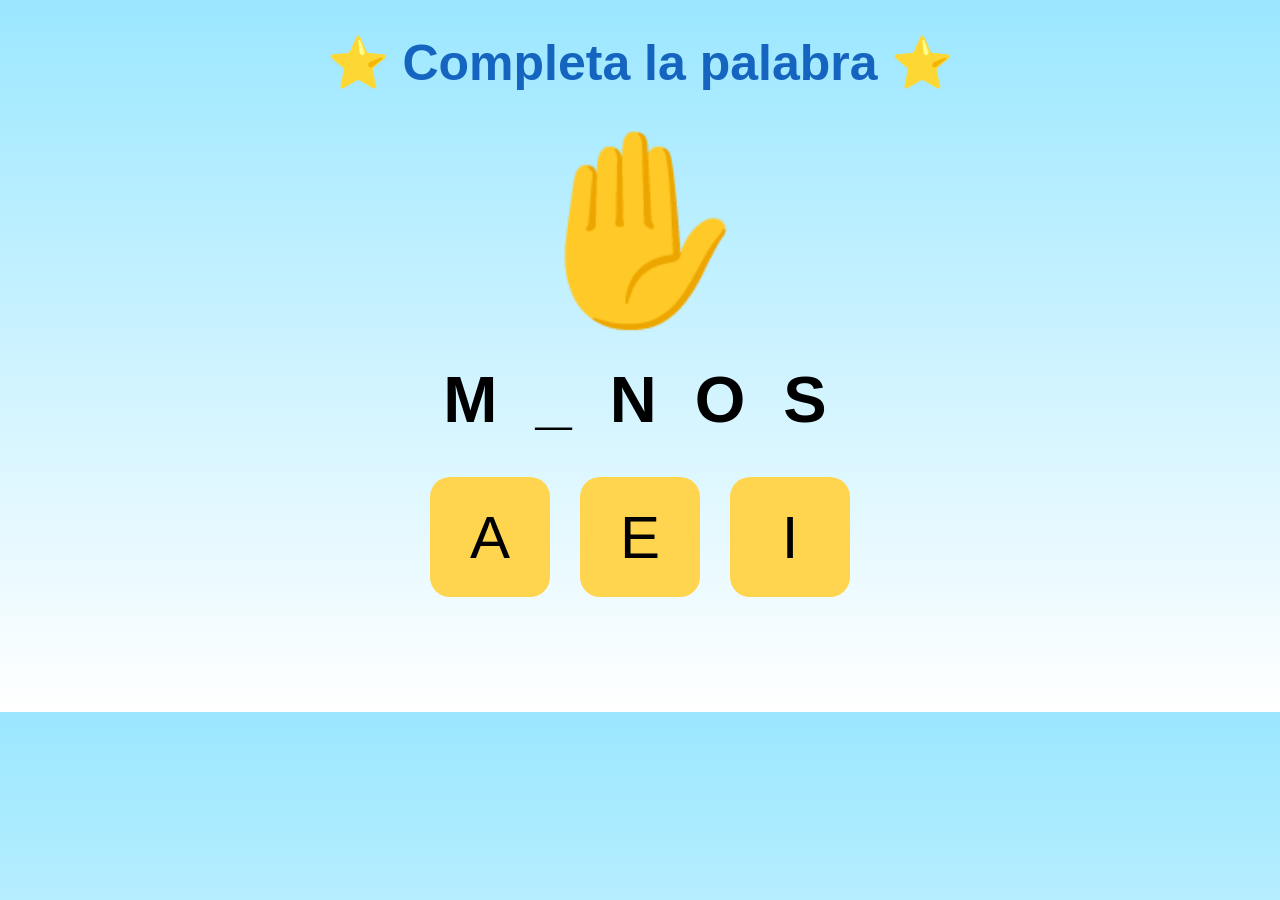
<file: Index.html>
<!DOCTYPE html>
<html lang="es">
<head>
<meta charset="UTF-8">
<meta name="viewport" content="width=device-width, initial-scale=1.0">

<title>Partes del cuerpo</title>

<style>

body{
    margin:0;
    font-family:Arial,Helvetica,sans-serif;
    background:linear-gradient(#9be7ff,#ffffff);
    text-align:center;
}

h1{
    color:#1565C0;
    font-size:50px;
}

#imagen{

    font-size:180px;
    margin-top:15px;

}

#palabra{

    font-size:65px;
    font-weight:bold;
    letter-spacing:10px;
    margin:25px;

}

#opciones button{

    width:120px;
    height:120px;
    margin:15px;
    border:none;
    border-radius:20px;
    font-size:60px;
    cursor:pointer;
    background:#FFD54F;
    transition:.3s;

}

#opciones button:hover{

transform:scale(1.08);

}

#mensaje{

font-size:45px;
margin-top:25px;
height:60px;
font-weight:bold;

}

#estrellas{

font-size:40px;
margin-top:15px;

}

#reiniciar{

display:none;
padding:15px 35px;
font-size:28px;
border:none;
background:#4CAF50;
color:white;
border-radius:15px;
cursor:pointer;
margin-top:20px;

}

</style>

</head>

<body>

<h1>⭐ Completa la palabra ⭐</h1>

<div id="imagen"></div>

<div id="palabra"></div>

<div id="opciones"></div>

<div id="mensaje"></div>

<div id="estrellas"></div>

<button id="reiniciar" onclick="reiniciar()">
Jugar otra vez
</button>

<script>

const juegos=[

{
emoji:"✋",
nombre:"MANOS",
mostrar:"M _ N O S",
correcta:"A",
opciones:["A","E","I"]
},

{
emoji:"💪",
nombre:"BRAZO",
mostrar:"B R A _ O",
correcta:"Z",
opciones:["Z","P","S"]
},

{
emoji:"👀",
nombre:"OJOS",
mostrar:"O J _ S",
correcta:"O",
opciones:["A","O","E"]
},

{
emoji:"👃",
nombre:"NARIZ",
mostrar:"N A _ I Z",
correcta:"R",
opciones:["L","R","T"]
},

{
emoji:"👄",
nombre:"BOCA",
mostrar:"B O _ A",
correcta:"C",
opciones:["G","C","P"]
},

{
emoji:"🦵",
nombre:"PIERNA",
mostrar:"P I E _ N A",
correcta:"R",
opciones:["R","L","M"]
},

{
emoji:"🦶",
nombre:"PIE",
mostrar:"P _ E",
correcta:"I",
opciones:["A","I","O"]
},

{
emoji:"🙂",
nombre:"CABEZA",
mostrar:"C A B E _ A",
correcta:"Z",
opciones:["S","Z","R"]
}

];

let actual=0;
let estrellas=0;

const imagen=document.getElementById("imagen");
const palabra=document.getElementById("palabra");
const opciones=document.getElementById("opciones");
const mensaje=document.getElementById("mensaje");
const txtEstrellas=document.getElementById("estrellas");

function cargar(){

mensaje.innerHTML="";

let juego=juegos[actual];

imagen.innerHTML=juego.emoji;

palabra.innerHTML=juego.mostrar;

opciones.innerHTML="";

juego.opciones.sort(()=>Math.random()-0.5);

juego.opciones.forEach(letra=>{

let b=document.createElement("button");

b.innerHTML=letra;

b.onclick=()=>respuesta(letra);

opciones.appendChild(b);

});

txtEstrellas.innerHTML="⭐ ".repeat(estrellas);

}

function respuesta(letra){

if(letra==juegos[actual].correcta){

mensaje.style.color="green";
mensaje.innerHTML="🎉 ¡Muy bien!";

estrellas++;

setTimeout(()=>{

actual++;

if(actual<juegos.length){

cargar();

}else{

fin();

}

},900);

}else{

mensaje.style.color="red";
mensaje.innerHTML="❌ Intenta otra vez";

}

}

function fin(){

imagen.innerHTML="🏆";

palabra.innerHTML="¡Excelente!";

opciones.innerHTML="";

mensaje.style.color="#1565C0";
mensaje.innerHTML="Aprendiste las partes del cuerpo.";

txtEstrellas.innerHTML="⭐".repeat(estrellas);

document.getElementById("reiniciar").style.display="inline-block";

}

function reiniciar(){

actual=0;

estrellas=0;

document.getElementById("reiniciar").style.display="none";

cargar();

}

cargar();

</script>

</body>
</html>
</file>
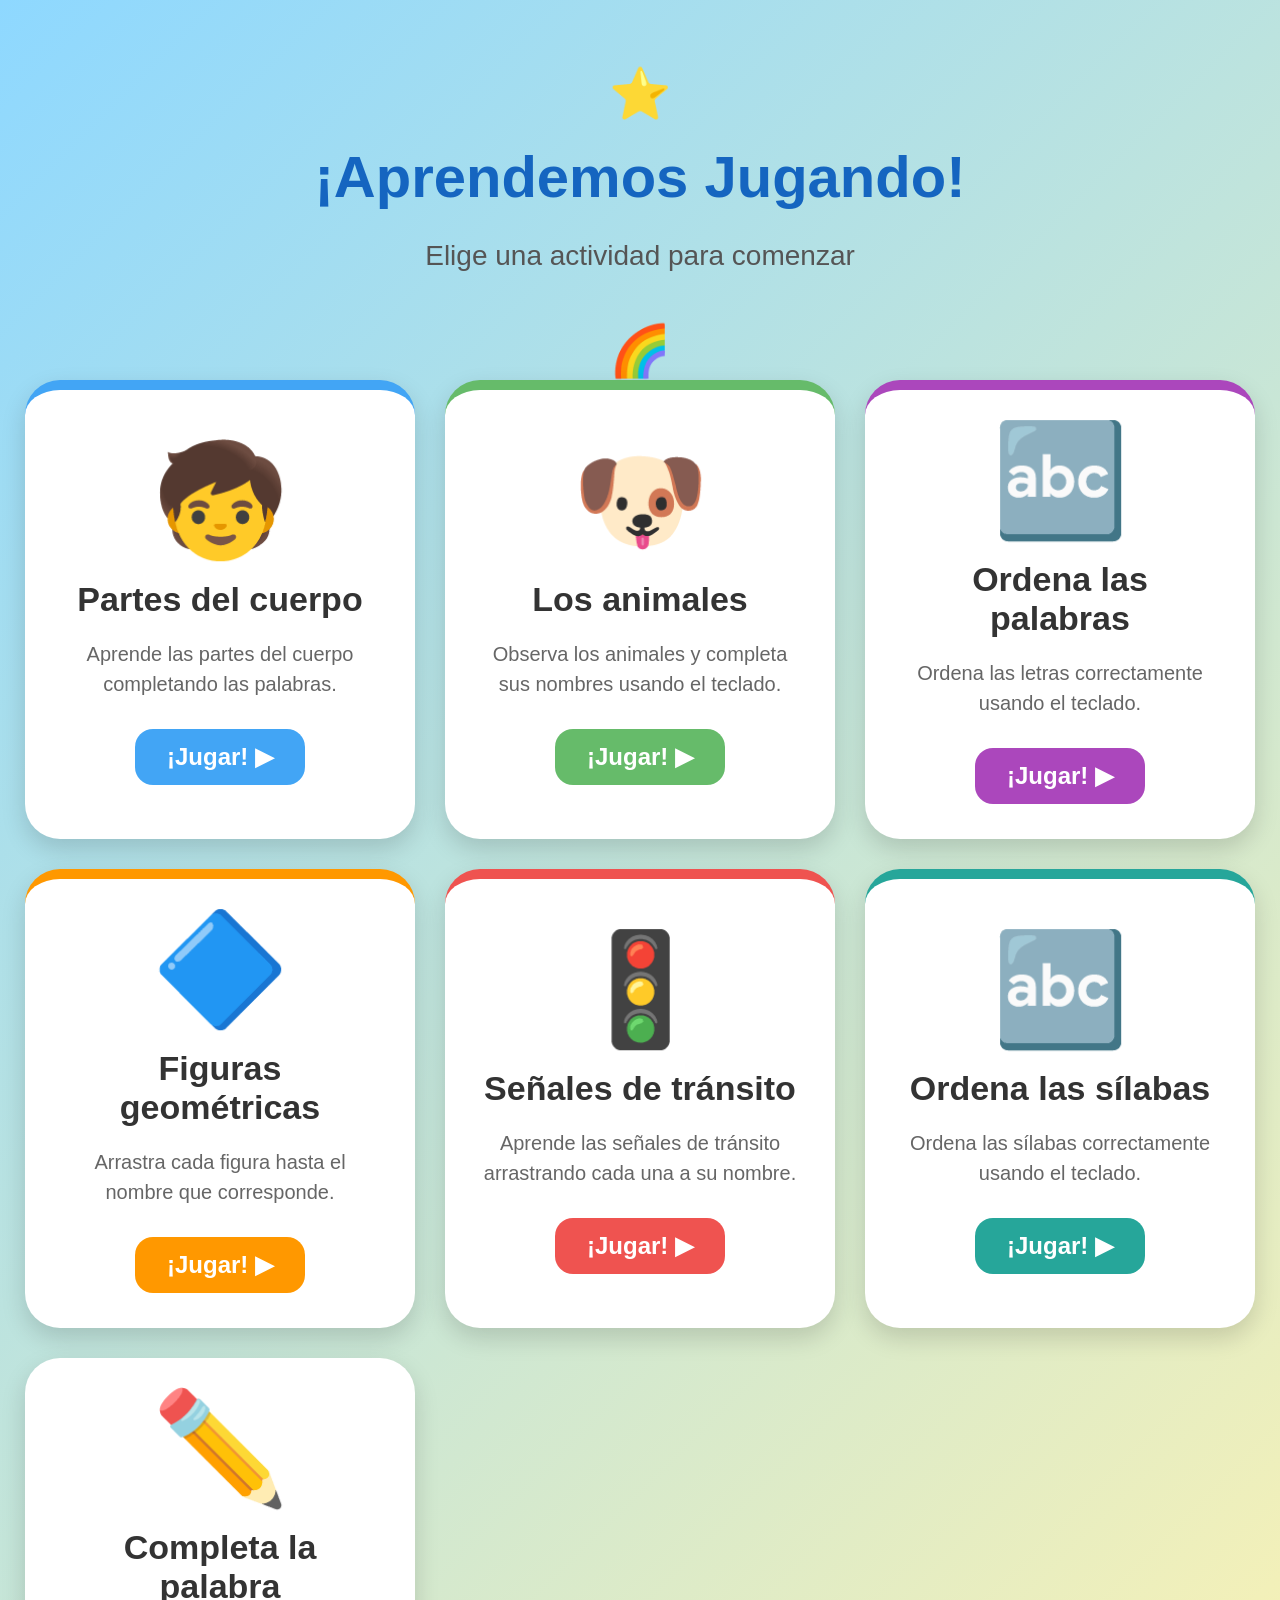
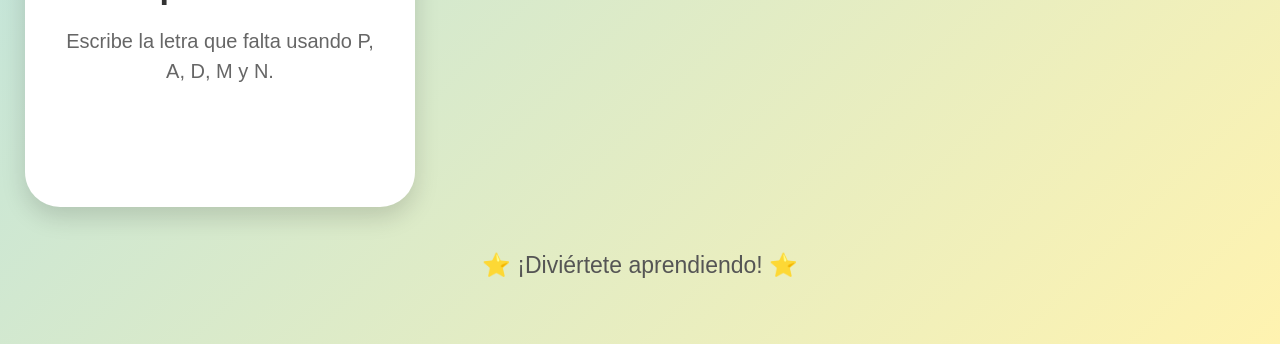
<file: index.html>
<!DOCTYPE html>
<html lang="es">

<head>

    <meta charset="UTF-8">

    <meta
        name="viewport"
        content="width=device-width, initial-scale=1.0"
    >

    <title>Aprendemos Jugando</title>

    <link
        rel="stylesheet"
        href="style.css"
    >

</head>


<body>


    <main class="menu">


        <!-- =====================================
             ENCABEZADO
             ===================================== -->

        <header class="encabezado">


            <div class="decoracion">
                ⭐
            </div>


            <h1>
                ¡Aprendemos Jugando!
            </h1>


            <p>
                Elige una actividad para comenzar
            </p>


            <div class="decoracion">
                🌈
            </div>


        </header>


        <!-- =====================================
             ACTIVIDADES
             ===================================== -->

        <section class="juegos">


            <!-- =====================================
                 PARTES DEL CUERPO
                 ===================================== -->

            <a
                href="juegos/cuerpo/index.html"
                class="juego juego-cuerpo"
            >

                <div class="juego-icono">
                    🧒
                </div>


                <h2>
                    Partes del cuerpo
                </h2>


                <p>
                    Aprende las partes del cuerpo
                    completando las palabras.
                </p>


                <span class="boton">
                    ¡Jugar! ▶
                </span>

            </a>



            <!-- =====================================
                 ANIMALES
                 ===================================== -->

            <a
                href="juegos/animales/index.html"
                class="juego juego-animales"
            >

                <div class="juego-icono">
                    🐶
                </div>


                <h2>
                    Los animales
                </h2>


                <p>
                    Observa los animales y completa
                    sus nombres usando el teclado.
                </p>


                <span class="boton">
                    ¡Jugar! ▶
                </span>

            </a>



            <!-- =====================================
                 ORDENAR PALABRAS
                 ===================================== -->

            <a
                href="juegos/palabras/index.html"
                class="juego juego-palabras"
            >

                <div class="juego-icono">
                    🔤
                </div>


                <h2>
                    Ordena las palabras
                </h2>


                <p>
                    Ordena las letras correctamente
                    usando el teclado.
                </p>


                <span class="boton">
                    ¡Jugar! ▶
                </span>

            </a>



            <!-- =====================================
                 FIGURAS GEOMÉTRICAS
                 ===================================== -->

            <a
                href="juegos/figuras/index.html"
                class="juego juego-figuras"
            >

                <div class="juego-icono">
                    🔷
                </div>


                <h2>
                    Figuras geométricas
                </h2>


                <p>
                    Arrastra cada figura hasta
                    el nombre que corresponde.
                </p>


                <span class="boton">
                    ¡Jugar! ▶
                </span>

            </a>



            <!-- =====================================
                 SEÑALES DE TRÁNSITO
                 ===================================== -->

            <a
                href="juegos/senales/index.html"
                class="juego juego-senales"
            >

                <div class="juego-icono">
                    🚦
                </div>


                <h2>
                    Señales de tránsito
                </h2>


                <p>
                    Aprende las señales de tránsito
                    arrastrando cada una a su nombre.
                </p>


                <span class="boton">
                    ¡Jugar! ▶
                </span>

            </a>



            <!-- =====================================
                 ORDENAR SÍLABAS
                 ===================================== -->

            <a
                href="juegos/silabas/index.html"
                class="juego juego-silabas"
            >

                <div class="juego-icono">
                    🔤
                </div>


                <h2>
                    Ordena las sílabas
                </h2>


                <p>
                    Ordena las sílabas correctamente
                    usando el teclado.
                </p>


                <span class="boton">
                    ¡Jugar! ▶
                </span>

            </a>



            <!-- =====================================
                 COMPLETA CON P A D M N
                 ===================================== -->

            <a
                href="juegos/letras/index.html"
                class="juego juego-letras"
            >

                <div class="juego-icono">
                    ✏️
                </div>


                <h2>
                    Completa la palabra
                </h2>


                <p>
                    Escribe la letra que falta
                    usando P, A, D, M y N.
                </p>


                <span class="boton">
                    ¡Jugar! ▶
                </span>

            </a>


        </section>


        <!-- =====================================
             PIE DE PÁGINA
             ===================================== -->

        <footer>

            ⭐ ¡Diviértete aprendiendo! ⭐

        </footer>


    </main>


</body>

</html>
</file>
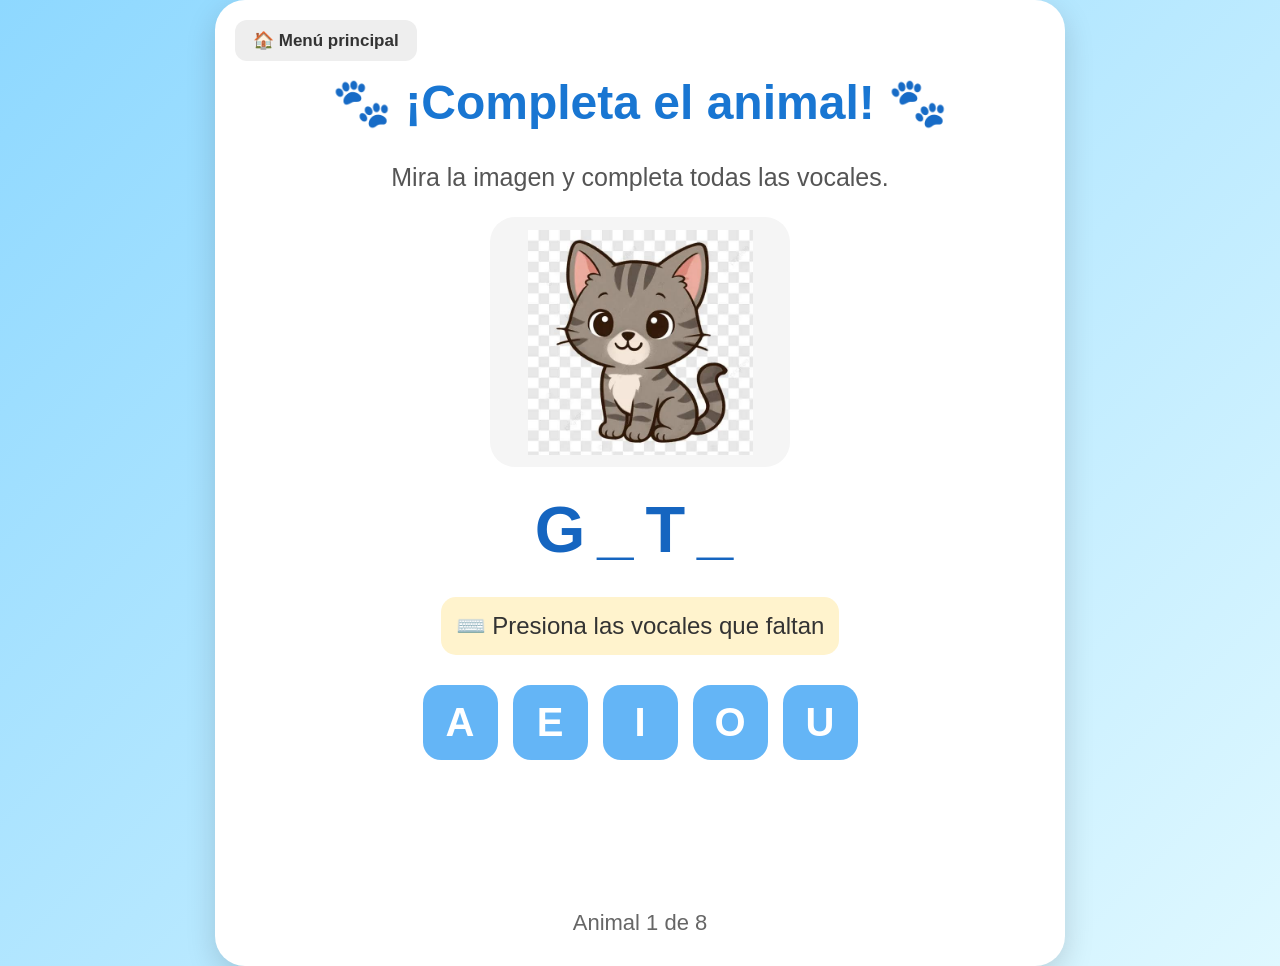
<file: juegos/animales/index.html>
<!DOCTYPE html>
<html lang="es">

<head>
    <meta charset="UTF-8">

    <meta
        name="viewport"
        content="width=device-width, initial-scale=1.0"
    >

    <title>Aprendemos - Animales</title>

    <link rel="stylesheet" href="style.css">
</head>

<body>

    <main class="contenedor">

        <a href="../../index.html" class="volver">
            🏠 Menú principal
        </a>

        <h1>
            🐾 ¡Completa el animal! 🐾
        </h1>

        <p class="instruccion">
            Mira la imagen y completa todas las vocales.
        </p>

        <div class="imagen-container">

            <img
                id="imagenAnimal"
                src=""
                alt="Animal"
            >

        </div>

        <div
            id="palabra"
            class="palabra"
        ></div>

        <div class="ayuda">
            ⌨️ Presiona las vocales que faltan
        </div>

        <div
            id="teclas"
            class="teclas"
        ></div>

        <div
            id="mensaje"
            class="mensaje"
        ></div>

        <div
            id="estrellas"
            class="estrellas"
        ></div>

        <div
            id="progreso"
            class="progreso"
        ></div>

        <button
            id="reiniciar"
            onclick="reiniciarJuego()"
        >
            🔄 Jugar otra vez
        </button>

    </main>

    <script src="script.js"></script>

</body>

</html>
</file>
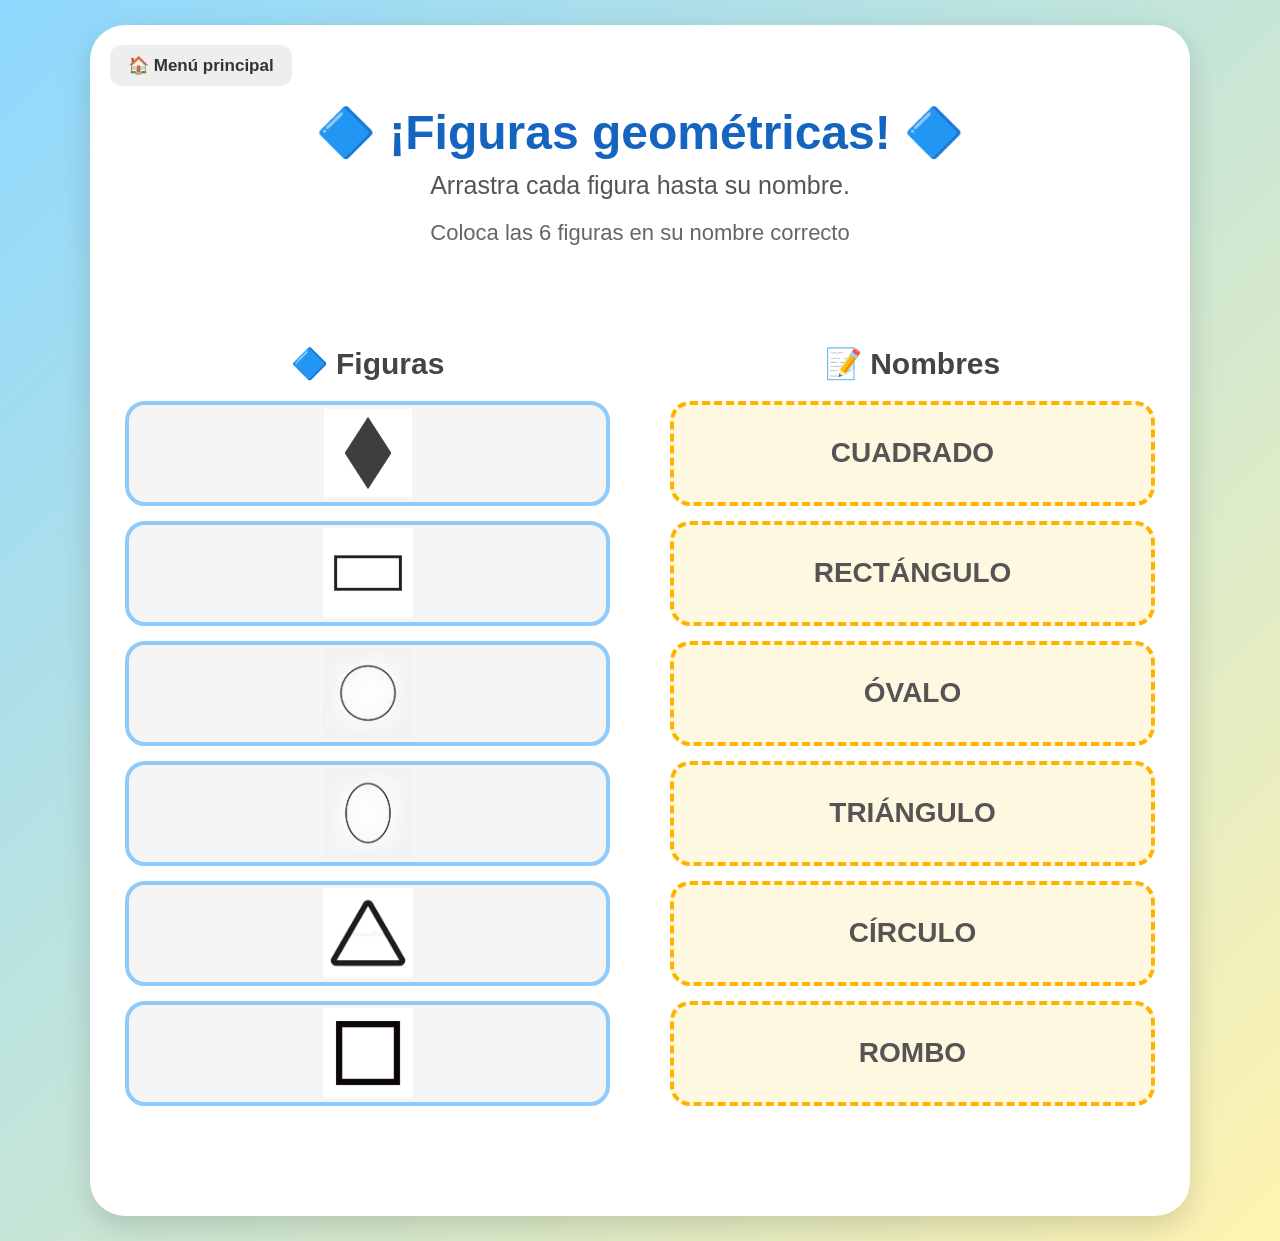
<file: juegos/figuras/index.html>
<!DOCTYPE html>
<html lang="es">

<head>

    <meta charset="UTF-8">

    <meta
        name="viewport"
        content="width=device-width, initial-scale=1.0"
    >

    <title>Figuras geométricas</title>

    <link
        rel="stylesheet"
        href="style.css"
    >

</head>

<body>

    <main class="contenedor">


        <!-- BOTÓN VOLVER -->

        <a
            href="../../index.html"
            class="volver"
        >
            🏠 Menú principal
        </a>


        <!-- ENCABEZADO -->

        <h1>
            🔷 ¡Figuras geométricas! 🔷
        </h1>

        <p class="instruccion">
            Arrastra cada figura hasta su nombre.
        </p>


        <!-- PROGRESO -->

        <div
            id="progreso"
            class="progreso"
        >
            Ronda 1 de 10
        </div>


        <!-- ESTRELLAS -->

        <div
            id="estrellas"
            class="estrellas"
        >
        </div>


        <!-- =================================
             ZONA DEL JUEGO
             ================================= -->

        <div class="zona-juego">


            <!-- FIGURAS -->

            <div class="columna">

                <h2>
                    🔷 Figuras
                </h2>

                <div
                    id="figuras"
                    class="figuras"
                >
                </div>

            </div>


            <!-- NOMBRES -->

            <div class="columna">

                <h2>
                    📝 Nombres
                </h2>

                <div
                    id="nombres"
                    class="nombres"
                >
                </div>

            </div>


        </div>


        <!-- MENSAJE -->

        <div
            id="mensaje"
            class="mensaje"
        >
        </div>


        <!-- =================================
             MENÚ DE RESULTADO
             ================================= -->

        <div
            id="resultado"
            class="resultado"
        >

            <div
                id="resultadoTitulo"
                class="resultado-titulo"
            >
            </div>


            <div
                id="resultadoIntentos"
                class="resultado-intentos"
            >
            </div>


            <button
                id="siguiente"
                class="boton-siguiente"
            >
                Siguiente ➜
            </button>

        </div>


        <!-- REINICIAR -->

        <button
            id="reiniciar"
            class="reiniciar"
        >
            🔄 Jugar otra vez
        </button>


    </main>


    <script src="script.js"></script>

</body>

</html>
</file>
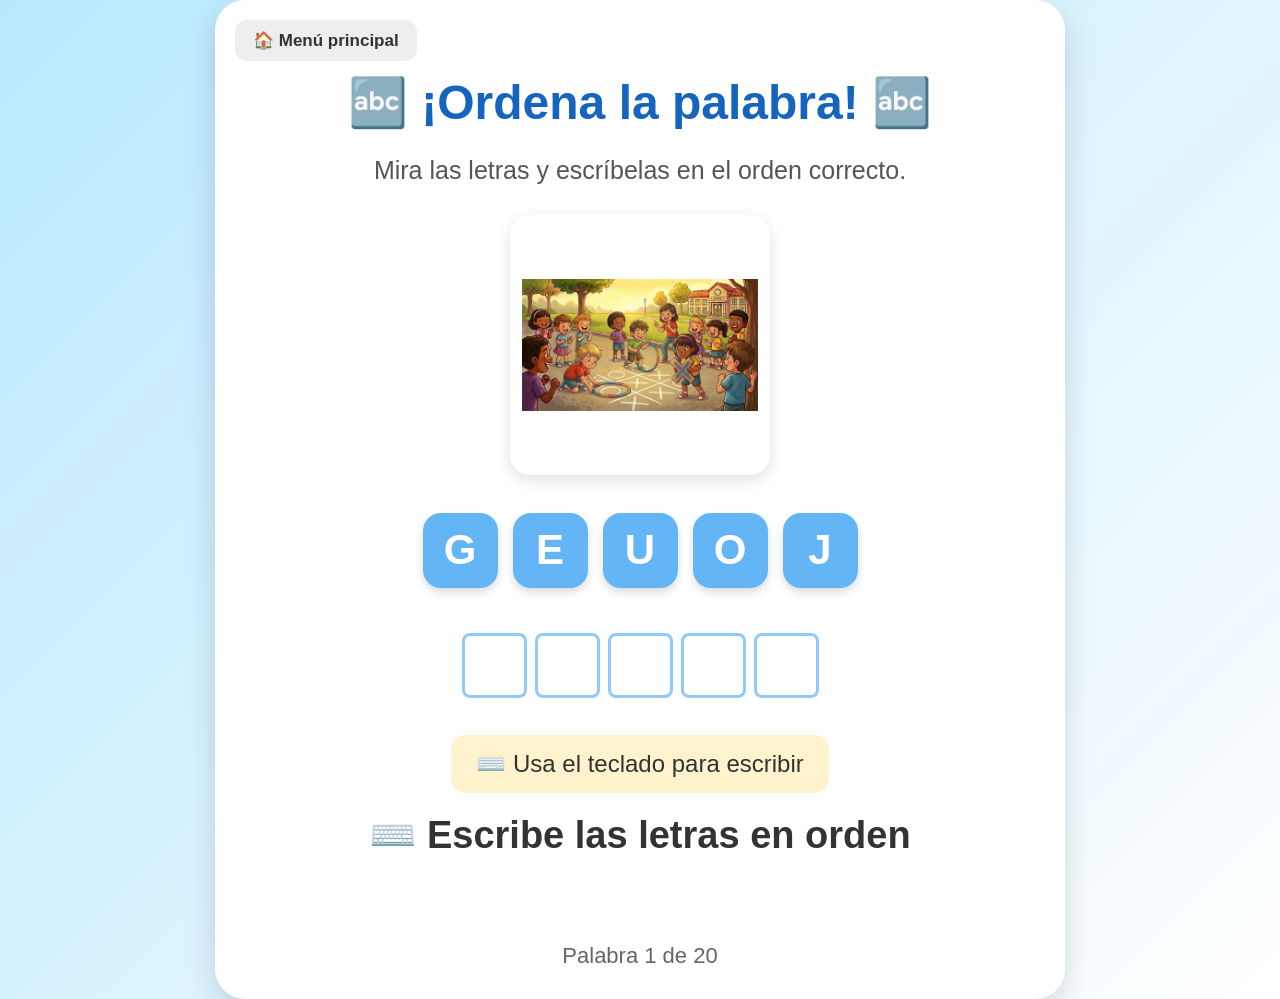
<file: juegos/palabras/index.html>
<!DOCTYPE html>
<html lang="es">

<head>

    <meta charset="UTF-8">

    <meta
        name="viewport"
        content="width=device-width, initial-scale=1.0"
    >

    <title>Ordena la palabra</title>

    <link rel="stylesheet" href="style.css">

</head>

<body>

    <main class="contenedor">

        <a
            href="../../index.html"
            class="volver"
        >
            🏠 Menú principal
        </a>


        <h1>
            🔤 ¡Ordena la palabra! 🔤
        </h1>


        <p class="instruccion">
            Mira las letras y escríbelas
            en el orden correcto.
        </p>


        <!-- ==================================
             IMAGEN DE LA PALABRA
             ================================== -->

        <div
            id="imagenPalabra"
            class="imagen-palabra"
        ></div>


        <!-- ==================================
             LETRAS DESORDENADAS
             ================================== -->

        <div
            id="letrasDesordenadas"
            class="letras-desordenadas"
        ></div>


        <!-- ==================================
             PALABRA / INTENTOS
             ================================== -->

        <div
            id="palabra"
            class="palabra"
        ></div>


        <div class="ayuda">
            ⌨️ Usa el teclado para escribir
        </div>


        <div
            id="mensaje"
            class="mensaje"
        ></div>


        <div
            id="estrellas"
            class="estrellas"
        ></div>


        <div
            id="progreso"
            class="progreso"
        ></div>


        <!-- ==================================
             MENÚ DE RESULTADO
             ================================== -->

        <div
            id="resultado"
            class="resultado"
        >

            <div
                id="resultadoTitulo"
                class="resultado-titulo"
            ></div>


            <div
                id="resultadoPalabra"
                class="resultado-palabra"
            ></div>


            <div
                id="resultadoIntentos"
                class="resultado-intentos"
            ></div>


            <div
                id="checkpoint"
                class="checkpoint"
            ></div>


            <button
                id="siguiente"
                class="boton-siguiente"
                onclick="siguientePalabra()"
            >
                Siguiente ➜
            </button>

        </div>


        <button
            id="reiniciar"
            onclick="reiniciarJuego()"
        >
            🔄 Jugar otra vez
        </button>

    </main>


    <script src="script.js"></script>

</body>

</html>
</file>
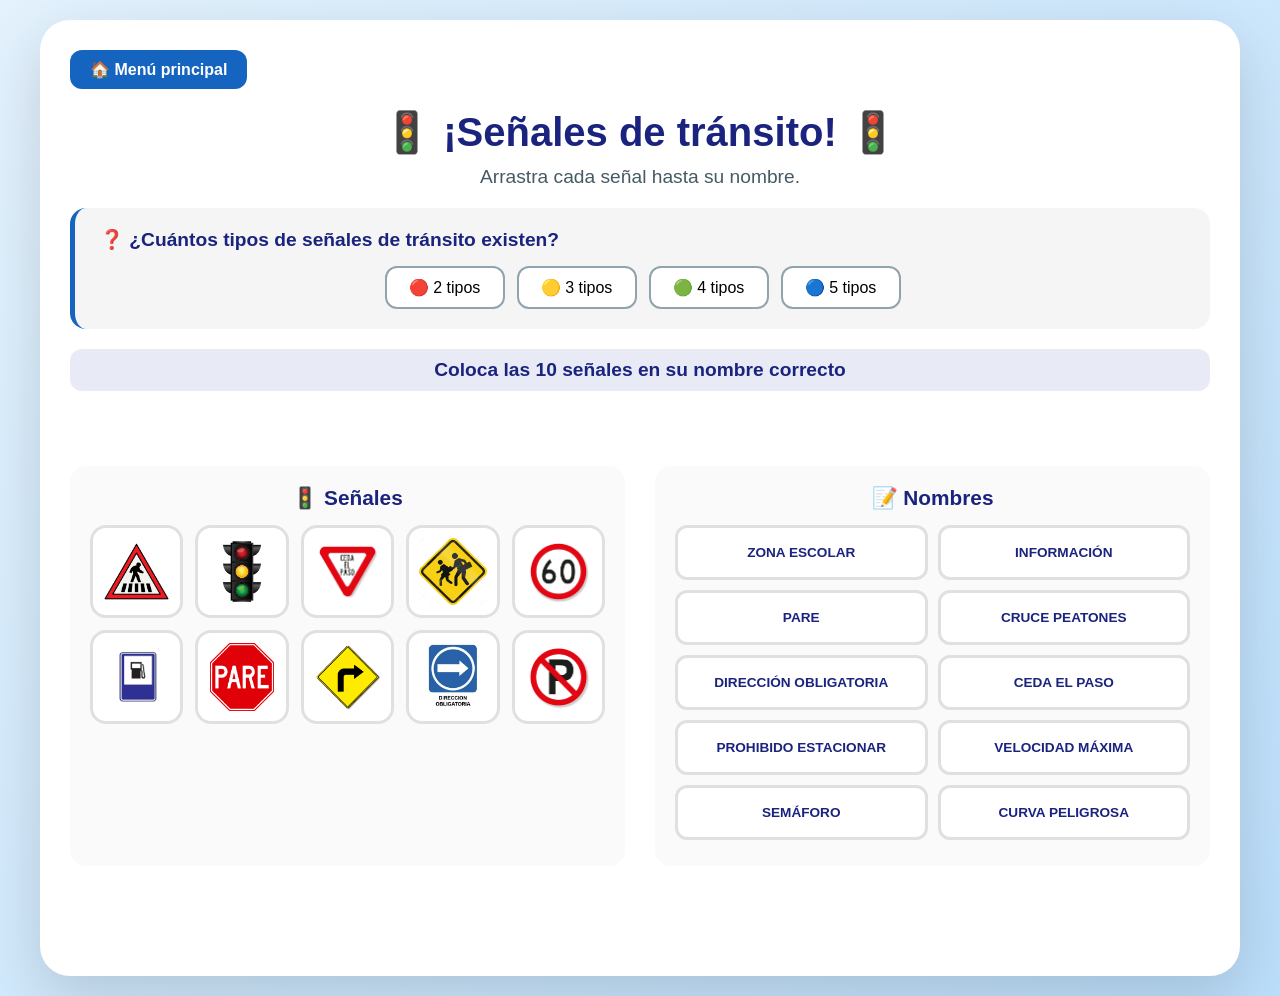
<file: juegos/senales/index.html>
<!DOCTYPE html>
<html lang="es">

<head>

    <meta charset="UTF-8">
    <meta name="viewport" content="width=device-width, initial-scale=1.0">

    <title>🚦 Señales de tránsito</title>

    <link rel="stylesheet" href="style.css">

</head>

<body>

    <main class="contenedor">


        <!-- BOTÓN VOLVER -->

        <a
            href="../../index.html"
            class="volver"
        >
            🏠 Menú principal
        </a>


        <!-- ENCABEZADO -->

        <h1>
            🚦 ¡Señales de tránsito! 🚦
        </h1>

        <p class="instruccion">
            Arrastra cada señal hasta su nombre.
        </p>


        <!-- PREGUNTA SOBRE TIPOS DE SEÑALES -->

        <div class="pregunta-tipos">
            <p class="pregunta-texto">
                ❓ ¿Cuántos tipos de señales de tránsito existen?
            </p>
            <div class="opciones-tipos">
                <button class="opcion-tipo" data-respuesta="2">
                    🔴 2 tipos
                </button>
                <button class="opcion-tipo" data-respuesta="3">
                    🟡 3 tipos
                </button>
                <button class="opcion-tipo" data-respuesta="4">
                    🟢 4 tipos
                </button>
                <button class="opcion-tipo" data-respuesta="5">
                    🔵 5 tipos
                </button>
            </div>
            <div id="respuestaTipos" class="respuesta-tipos"></div>
        </div>


        <!-- PROGRESO -->

        <div
            id="progreso"
            class="progreso"
        >
            Coloca las 10 señales en su nombre correcto
        </div>


        <!-- ESTRELLAS -->

        <div
            id="estrellas"
            class="estrellas"
        >
        </div>


        <!-- =================================
             ZONA DEL JUEGO
             ================================= -->

        <div class="zona-juego">


            <!-- SEÑALES -->

            <div class="columna">

                <h2>
                    🚦 Señales
                </h2>

                <div
                    id="figuras"
                    class="figuras"
                >
                </div>

            </div>


            <!-- NOMBRES -->

            <div class="columna">

                <h2>
                    📝 Nombres
                </h2>

                <div
                    id="nombres"
                    class="nombres"
                >
                </div>

            </div>


        </div>


        <!-- MENSAJE -->

        <div
            id="mensaje"
            class="mensaje"
        >
        </div>


        <!-- =================================
             MENÚ DE RESULTADO
             ================================= -->

        <div
            id="resultado"
            class="resultado"
        >

            <div
                id="resultadoTitulo"
                class="resultado-titulo"
            >
            </div>


            <div
                id="resultadoIntentos"
                class="resultado-intentos"
            >
            </div>

        </div>


        <!-- REINICIAR -->

        <button
            id="reiniciar"
            class="reiniciar"
        >
            🔄 Jugar otra vez
        </button>


    </main>


    <script src="script.js"></script>

</body>

</html>
</file>
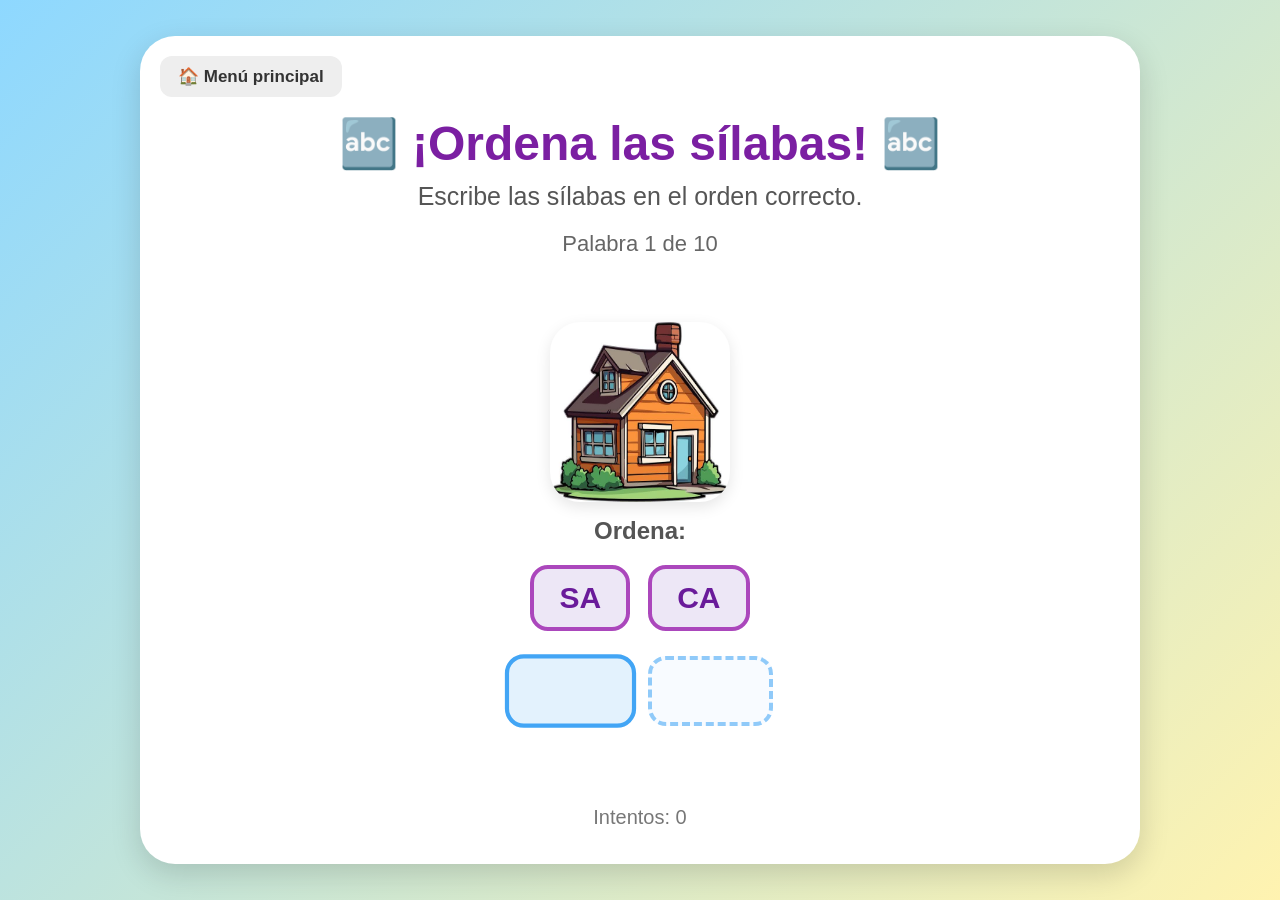
<file: juegos/silabas/index.html>
<!DOCTYPE html>
<html lang="es">

<head>

    <meta charset="UTF-8">

    <meta
        name="viewport"
        content="width=device-width, initial-scale=1.0"
    >

    <title>Ordena las sílabas</title>

    <link
        rel="stylesheet"
        href="style.css"
    >

</head>


<body>


    <main class="contenedor">


        <!-- =====================================
             VOLVER AL MENÚ
             ===================================== -->

        <a
            href="../../index.html"
            class="volver"
        >
            🏠 Menú principal
        </a>


        <!-- =====================================
             ENCABEZADO
             ===================================== -->

        <h1>
            🔤 ¡Ordena las sílabas! 🔤
        </h1>


        <p class="instruccion">
            Escribe las sílabas en el orden correcto.
        </p>


        <!-- =====================================
             PROGRESO
             ===================================== -->

        <div
            id="progreso"
            class="progreso"
        >
            Palabra 1 de 10
        </div>


        <!-- =====================================
             ESTRELLAS
             ===================================== -->

        <div
            id="estrellas"
            class="estrellas"
        >
        </div>


        <!-- =====================================
             IMAGEN / EMOJI
             ===================================== -->

        <img
            id="imagenPalabra"
            class="imagen-palabra"
            alt=""
        >


        <!-- =====================================
             PISTA
             ===================================== -->

        <div class="pista">

            Ordena:

        </div>


        <!-- =====================================
             SÍLABAS DESORDENADAS
             ===================================== -->

        <div
            id="silabasDesordenadas"
            class="silabas-desordenadas"
        >
        </div>


        <!-- =====================================
             ESPACIOS PARA RESPONDER
             ===================================== -->

        <div
            id="respuesta"
            class="respuesta"
        >
        </div>


        <!-- =====================================
             MENSAJE
             ===================================== -->

        <div
            id="mensaje"
            class="mensaje"
        >
        </div>


        <!-- =====================================
             INTENTOS
             ===================================== -->

        <div
            id="contadorIntentos"
            class="contador-intentos"
        >
            Intentos: 0
        </div>


        <!-- =====================================
             RESULTADO
             ===================================== -->

        <div
            id="resultado"
            class="resultado"
        >

            <div
                id="resultadoTitulo"
                class="resultado-titulo"
            >
            </div>


            <div
                id="resultadoIntentos"
                class="resultado-intentos"
            >
            </div>


            <button
                id="siguiente"
                class="boton-siguiente"
            >
                Siguiente ➜
            </button>

        </div>


        <!-- =====================================
             REINICIAR
             ===================================== -->

        <button
            id="reiniciar"
            class="reiniciar"
        >
            🔄 Jugar otra vez
        </button>


    </main>


    <script src="script.js"></script>

</body>

</html>
</file>
<file: style.css>
* {
    box-sizing: border-box;
}


/* ==========================================
   CUERPO
   ========================================== */

body {

    margin: 0;

    min-height: 100vh;

    font-family:
        Arial,
        Helvetica,
        sans-serif;

    background:
        linear-gradient(
            135deg,
            #8ed8ff,
            #fff3b0
        );

    display: flex;

    justify-content: center;

    align-items: center;

    padding: 25px;

}


/* ==========================================
   CONTENEDOR PRINCIPAL
   ========================================== */

.menu {

    width: 100%;

    max-width: 1250px;

    text-align: center;

    padding: 40px 0;

}


/* ==========================================
   ENCABEZADO
   ========================================== */

.encabezado {

    display: flex;

    align-items: center;

    justify-content: center;

    gap: 20px;

    flex-wrap: wrap;

}


.encabezado h1 {

    width: 100%;

    margin: 0;

    font-size: 58px;

    color: #1565c0;

}


.encabezado p {

    width: 100%;

    margin: 10px 0 30px;

    font-size: 28px;

    color: #555;

}


.decoracion {

    font-size: 50px;

}


/* ==========================================
   CONTENEDOR DE JUEGOS
   ========================================== */

.juegos {

    display: grid;

    grid-template-columns:
        repeat(3, 1fr);

    gap: 30px;

    width: 100%;

}


/* ==========================================
   TARJETAS
   ========================================== */

.juego {

    width: 100%;

    min-height: 430px;

    padding: 35px;

    background: white;

    border-radius: 35px;

    text-decoration: none;

    color: #333;

    display: flex;

    flex-direction: column;

    justify-content: center;

    align-items: center;

    box-shadow:
        0 10px 25px
        rgba(0, 0, 0, 0.15);

    transition:
        transform 0.25s ease,
        box-shadow 0.25s ease;

}


/* ==========================================
   EFECTO AL PASAR EL MOUSE
   ========================================== */

.juego:hover {

    transform:
        translateY(-10px)
        scale(1.02);

    box-shadow:
        0 18px 35px
        rgba(0, 0, 0, 0.20);

}


/* ==========================================
   ICONO
   ========================================== */

.juego-icono {

    font-size: 110px;

    margin-bottom: 15px;

    line-height: 1;

}


/* ==========================================
   TÍTULO
   ========================================== */

.juego h2 {

    font-size: 34px;

    margin: 10px 0;

}


/* ==========================================
   DESCRIPCIÓN
   ========================================== */

.juego p {

    font-size: 20px;

    line-height: 1.5;

    color: #666;

    max-width: 320px;

    margin: 10px 0;

}


/* ==========================================
   BOTÓN
   ========================================== */

.boton {

    margin-top: 20px;

    padding:
        14px 32px;

    border-radius: 18px;

    color: white;

    font-size: 24px;

    font-weight: bold;

}


/* ==========================================
   COLORES DE LOS JUEGOS
   ========================================== */


/* ------------------------------------------
   PARTES DEL CUERPO
   ------------------------------------------ */

.juego-cuerpo {

    border-top:
        10px solid #42a5f5;

}


.juego-cuerpo .boton {

    background:
        #42a5f5;

}


/* ------------------------------------------
   ANIMALES
   ------------------------------------------ */

.juego-animales {

    border-top:
        10px solid #66bb6a;

}


.juego-animales .boton {

    background:
        #66bb6a;

}


/* ------------------------------------------
   ORDENAR PALABRAS
   ------------------------------------------ */

.juego-palabras {

    border-top:
        10px solid #ab47bc;

}


.juego-palabras .boton {

    background:
        #ab47bc;

}


/* ------------------------------------------
   FIGURAS GEOMÉTRICAS
   ------------------------------------------ */

.juego-figuras {

    border-top:
        10px solid #ff9800;

}


.juego-figuras .boton {

    background:
        #ff9800;

}


/* ------------------------------------------
   SEÑALES
   ------------------------------------------ */

.juego-senales {

    border-top:
        10px solid #ef5350;

}


.juego-senales .boton {

    background:
        #ef5350;

}


/* ------------------------------------------
   SÍLABAS
   ------------------------------------------ */

.juego-silabas {

    border-top:
        10px solid #26a69a;

}


.juego-silabas .boton {

    background:
        #26a69a;

}


/* ==========================================
   FOOTER
   ========================================== */

footer {

    margin-top: 45px;

    font-size: 23px;

    color: #555;

}


/* ==========================================
   TABLET
   ========================================== */

@media (max-width: 1000px) {

    .menu {

        max-width: 850px;

        padding: 30px 0;

    }


    .juegos {

        grid-template-columns:
            repeat(2, 1fr);

        gap: 25px;

    }


    .juego {

        min-height: 400px;

        padding: 30px;

    }


    .encabezado h1 {

        font-size: 48px;

    }


    .encabezado p {

        font-size: 24px;

    }


    .juego-icono {

        font-size: 100px;

    }


    .juego h2 {

        font-size: 32px;

    }


    .juego p {

        font-size: 19px;

    }

}


/* ==========================================
   CELULAR
   ========================================== */

@media (max-width: 650px) {

    body {

        padding: 12px;

        align-items: flex-start;

    }


    .menu {

        width: 100%;

        padding: 20px 0;

    }


    .encabezado {

        gap: 10px;

    }


    .encabezado h1 {

        font-size: 38px;

    }


    .encabezado p {

        font-size: 21px;

        margin-bottom: 25px;

    }


    .decoracion {

        font-size: 38px;

    }


    .juegos {

        grid-template-columns:
            1fr;

        gap: 20px;

    }


    .juego {

        min-height: 350px;

        padding: 25px;

    }


    .juego-icono {

        font-size: 85px;

    }


    .juego h2 {

        font-size: 29px;

    }


    .juego p {

        font-size: 18px;

        max-width: 280px;

    }


    .boton {

        font-size: 21px;

        padding:
            12px 28px;

    }


    footer {

        margin-top: 30px;

        font-size: 19px;

    }

}


/* ==========================================
   CELULARES MUY PEQUEÑOS
   ========================================== */

@media (max-width: 400px) {

    .encabezado h1 {

        font-size: 32px;

    }


    .encabezado p {

        font-size: 19px;

    }


    .decoracion {

        font-size: 32px;

    }


    .juego {

        min-height: 330px;

        padding: 22px;

    }


    .juego-icono {

        font-size: 75px;

    }


    .juego h2 {

        font-size: 26px;

    }


    .juego p {

        font-size: 17px;

    }


    .boton {

        font-size: 19px;

        padding:
            11px 24px;

    }

}
</file>
<file: juegos/animales/style.css>
* {
    box-sizing: border-box;
}

body {

    margin: 0;

    min-height: 100vh;

    font-family:
        Arial,
        Helvetica,
        sans-serif;

    background:
        linear-gradient(
            135deg,
            #8ed8ff,
            #dff8ff
        );

    display: flex;

    justify-content: center;

    align-items: center;

    color: #333;
}


/* CONTENEDOR */

.contenedor {

    width: 90%;

    max-width: 850px;

    background: white;

    border-radius: 30px;

    padding: 30px;

    text-align: center;

    box-shadow:
        0 10px 30px
        rgba(0, 0, 0, 0.15);

    position: relative;
}


/* BOTÓN VOLVER */

.volver {

    position: absolute;

    top: 20px;

    left: 20px;

    text-decoration: none;

    background: #eeeeee;

    color: #333;

    padding: 10px 18px;

    border-radius: 12px;

    font-size: 17px;

    font-weight: bold;
}

.volver:hover {

    background: #dddddd;
}


/* TITULO */

h1 {

    color: #1976d2;

    font-size: 48px;

    margin-top: 45px;
}


/* INSTRUCCIÓN */

.instruccion {

    font-size: 25px;

    margin-bottom: 25px;

    color: #555;
}


/* IMAGEN */

.imagen-container {

    width: 300px;

    height: 250px;

    margin: 0 auto 25px;

    display: flex;

    justify-content: center;

    align-items: center;

    background: #f5f5f5;

    border-radius: 25px;

    overflow: hidden;
}

.imagen-container img {

    max-width: 90%;

    max-height: 90%;

    object-fit: contain;
}


/* PALABRA */

.palabra {

    font-size: 65px;

    font-weight: bold;

    letter-spacing: 12px;

    color: #1565c0;

    margin: 25px 0;

    min-height: 80px;
}


/* AYUDA */

.ayuda {

    font-size: 24px;

    background: #fff3cd;

    padding: 15px;

    border-radius: 15px;

    display: inline-block;

    margin-bottom: 20px;
}


/* TECLAS */

.teclas {

    display: flex;

    justify-content: center;

    gap: 15px;

    margin: 10px 0 20px;
}


/* BOTONES DE VOCALES */

.teclas button {

    width: 75px;

    height: 75px;

    border: none;

    border-radius: 18px;

    background: #64b5f6;

    color: white;

    font-size: 40px;

    font-weight: bold;

    cursor: pointer;

    transition: 0.2s;
}

.teclas button:hover {

    transform: scale(1.1);

    background: #42a5f5;
}


/* VOCAL UTILIZADA */

.teclas button.usada {

    background: #bdbdbd;

    cursor: default;

    transform: none;
}


/* MENSAJE */

.mensaje {

    min-height: 55px;

    font-size: 38px;

    font-weight: bold;

    margin-top: 15px;
}


/* ESTRELLAS */

.estrellas {

    font-size: 42px;

    min-height: 50px;

    margin: 10px;
}


/* PROGRESO */

.progreso {

    font-size: 22px;

    color: #666;

    margin-top: 15px;
}


/* REINICIAR */

#reiniciar {

    display: none;

    margin-top: 25px;

    padding: 18px 35px;

    border: none;

    background: #4caf50;

    color: white;

    border-radius: 18px;

    font-size: 26px;

    cursor: pointer;
}

#reiniciar:hover {

    background: #43a047;

    transform: scale(1.05);
}


/* ANIMACIÓN CORRECTA */

.correcto {

    animation:
        correcto 0.5s ease;
}

@keyframes correcto {

    0% {
        transform: scale(1);
    }

    50% {
        transform: scale(1.15);
    }

    100% {
        transform: scale(1);
    }
}


/* ANIMACIÓN ERROR */

.error {

    animation:
        error 0.3s ease;
}

@keyframes error {

    0% {
        transform: translateX(0);
    }

    25% {
        transform: translateX(-10px);
    }

    50% {
        transform: translateX(10px);
    }

    75% {
        transform: translateX(-10px);
    }

    100% {
        transform: translateX(0);
    }
}


/* CELULARES */

@media (max-width: 600px) {

    h1 {

        font-size: 34px;
    }

    .instruccion {

        font-size: 20px;
    }

    .imagen-container {

        width: 240px;

        height: 200px;
    }

    .palabra {

        font-size: 45px;

        letter-spacing: 7px;
    }

    .ayuda {

        font-size: 19px;
    }

    .teclas button {

        width: 60px;

        height: 60px;

        font-size: 32px;
    }
}
</file>
<file: juegos/figuras/style.css>
* {
    box-sizing: border-box;
}


body {

    margin: 0;

    min-height: 100vh;

    font-family:
        Arial,
        Helvetica,
        sans-serif;

    background:
        linear-gradient(
            135deg,
            #8ed8ff,
            #fff3b0
        );

    display: flex;

    justify-content: center;

    align-items: center;

    padding: 25px;

}


/* ==========================================
   CONTENEDOR
   ========================================== */

.contenedor {

    width: 100%;

    max-width: 1100px;

    background: white;

    border-radius: 35px;

    padding: 35px;

    text-align: center;

    box-shadow:
        0 10px 30px
        rgba(0, 0, 0, 0.15);

    position: relative;

}


/* ==========================================
   VOLVER
   ========================================== */

.volver {

    position: absolute;

    top: 20px;

    left: 20px;

    text-decoration: none;

    background: #eeeeee;

    color: #333;

    padding: 10px 18px;

    border-radius: 12px;

    font-size: 17px;

    font-weight: bold;

}


.volver:hover {

    background: #dddddd;

}


/* ==========================================
   TÍTULO
   ========================================== */

h1 {

    margin-top: 45px;

    margin-bottom: 10px;

    color: #1565c0;

    font-size: 48px;

}


.instruccion {

    font-size: 25px;

    color: #555;

    margin: 10px 0;

}


/* ==========================================
   PROGRESO
   ========================================== */

.progreso {

    font-size: 22px;

    color: #666;

    margin-top: 20px;

}


/* ==========================================
   ESTRELLAS
   ========================================== */

.estrellas {

    min-height: 45px;

    margin: 10px;

    font-size: 38px;

}


/* ==========================================
   ZONA DEL JUEGO
   ========================================== */

.zona-juego {

    display: grid;

    grid-template-columns:
        1fr 1fr;

    gap: 60px;

    margin-top: 20px;

}


/* ==========================================
   COLUMNAS
   ========================================== */

.columna h2 {

    font-size: 30px;

    color: #444;

    margin-bottom: 20px;

}


/* ==========================================
   FIGURAS
   ========================================== */

.figuras {

    display: flex;

    flex-direction: column;

    gap: 15px;

}


/* ==========================================
   FIGURA ARRASTRABLE
   ========================================== */

.figura {

    width: 100%;

    min-height: 105px;

    background: #f5f5f5;

    border: 4px solid #90caf9;

    border-radius: 20px;

    display: flex;

    justify-content: center;

    align-items: center;

    cursor: grab;

    transition:
        transform 0.2s,
        background 0.2s,
        border 0.2s;

    user-select: none;

    touch-action: none;

}


.figura:active {

    cursor: grabbing;

}


.figura:hover {

    transform: scale(1.03);

    background: #e3f2fd;

}


.figura img {

    width: 90px;

    height: 90px;

    max-width: 90px;

    max-height: 90px;

    object-fit: contain;

    pointer-events: none;

}
/* ==========================================
   IMAGEN COLOCADA CORRECTAMENTE
   ========================================== */

.nombre img {

    width: 70px !important;

    height: 70px !important;

    max-width: 70px !important;

    max-height: 70px !important;

    object-fit: contain;

    pointer-events: none;

}
/* ==========================================
   CONTENIDO DE RESPUESTA CORRECTA
   ========================================== */

.nombre.correcto {

    flex-direction: row;

    gap: 15px;

}


/* ==========================================
   IMAGEN COLOCADA
   ========================================== */

.nombre .imagen-colocada {

    width: 55px !important;

    height: 55px !important;

    min-width: 55px !important;

    min-height: 55px !important;

    max-width: 55px !important;

    max-height: 55px !important;

    object-fit: contain !important;

    flex-shrink: 0;

    pointer-events: none;

}

/* ==========================================
   NOMBRES
   ========================================== */

.nombres {

    display: flex;

    flex-direction: column;

    gap: 15px;

}


/* ==========================================
   DESTINO
   ========================================== */

.nombre {

    width: 100%;

    min-height: 105px;

    background: #fff8e1;

    border: 4px dashed #ffb300;

    border-radius: 20px;

    display: flex;

    justify-content: center;

    align-items: center;

    font-size: 28px;

    font-weight: bold;

    color: #555;

    transition:
        background 0.2s,
        transform 0.2s,
        border 0.2s;

    user-select: none;

}


.nombre.hover {

    background: #fff3c4;

    border-color: #ff8f00;

    transform: scale(1.03);

}


/* ==========================================
   CORRECTO
   ========================================== */

.correcto {

    background: #e8f5e9 !important;

    border-color: #4caf50 !important;

    border-style: solid !important;

}


.correcto img {

    opacity: 0.8;

}


/* ==========================================
   INCORRECTO
   ========================================== */

.incorrecto {

    background: #ffebee !important;

    border-color: #f44336 !important;

    animation:
        error 0.35s ease;

}


/* ==========================================
   MENSAJE
   ========================================== */

.mensaje {

    min-height: 55px;

    margin-top: 20px;

    font-size: 32px;

    font-weight: bold;

}


/* ==========================================
   RESULTADO
   ========================================== */

.resultado {

    display: none;

    margin: 25px auto 0;

    max-width: 500px;

    padding: 25px;

    background: #f5faff;

    border: 3px solid #90caf9;

    border-radius: 25px;

}


.resultado-titulo {

    font-size: 35px;

    font-weight: bold;

    color: #1565c0;

    margin-bottom: 15px;

}


.resultado-intentos {

    font-size: 24px;

    color: #555;

    margin-bottom: 20px;

}


/* ==========================================
   BOTÓN SIGUIENTE
   ========================================== */

.boton-siguiente {

    border: none;

    background: #4caf50;

    color: white;

    padding: 15px 40px;

    border-radius: 15px;

    font-size: 25px;

    font-weight: bold;

    cursor: pointer;

}


.boton-siguiente:hover {

    background: #43a047;

    transform: scale(1.05);

}


/* ==========================================
   REINICIAR
   ========================================== */

.reiniciar {

    display: none;

    margin-top: 25px;

    padding: 16px 35px;

    border: none;

    background: #4caf50;

    color: white;

    border-radius: 18px;

    font-size: 25px;

    font-weight: bold;

    cursor: pointer;

}


.reiniciar:hover {

    background: #43a047;

}


/* ==========================================
   ANIMACIÓN ERROR
   ========================================== */

@keyframes error {

    0% {
        transform: translateX(0);
    }

    25% {
        transform: translateX(-10px);
    }

    50% {
        transform: translateX(10px);
    }

    75% {
        transform: translateX(-10px);
    }

    100% {
        transform: translateX(0);
    }

}


/* ==========================================
   TABLET
   ========================================== */

@media (max-width: 800px) {

    .zona-juego {

        gap: 25px;

    }


    .columna h2 {

        font-size: 25px;

    }


    .nombre {

        font-size: 22px;

    }

}


/* ==========================================
   CELULAR
   ========================================== */

@media (max-width: 600px) {

    body {

        padding: 10px;

    }


    .contenedor {

        padding: 20px;

        border-radius: 25px;

    }


    h1 {

        font-size: 32px;

        margin-top: 50px;

    }


    .instruccion {

        font-size: 20px;

    }


    .zona-juego {

        grid-template-columns: 1fr;

        gap: 20px;

    }


    .figura,
    .nombre {

        min-height: 85px;

    }


    .figura img {

        width: 70px;

        height: 70px;

    }


    .nombre {

        font-size: 20px;

    }


    .mensaje {

        font-size: 26px;

    }

}
</file>
<file: juegos/palabras/style.css>
* {
    box-sizing: border-box;
}


body {

    margin: 0;

    min-height: 100vh;

    font-family:
        Arial,
        Helvetica,
        sans-serif;

    background:
        linear-gradient(
            135deg,
            #b8e8ff,
            #ffffff
        );

    display: flex;

    justify-content: center;

    align-items: center;

    color: #333;
}


/* ==========================================
   CONTENEDOR
   ========================================== */

.contenedor {

    width: 90%;

    max-width: 850px;

    background: white;

    border-radius: 30px;

    padding: 30px;

    text-align: center;

    box-shadow:
        0 10px 30px
        rgba(0, 0, 0, 0.15);

    position: relative;

}


/* ==========================================
   VOLVER
   ========================================== */

.volver {

    position: absolute;

    top: 20px;

    left: 20px;

    text-decoration: none;

    background: #eeeeee;

    color: #333;

    padding: 10px 18px;

    border-radius: 12px;

    font-size: 17px;

    font-weight: bold;

}


.volver:hover {

    background: #dddddd;

}


/* ==========================================
   TITULO
   ========================================== */

h1 {

    color: #1565c0;

    font-size: 48px;

    margin-top: 45px;

    margin-bottom: 15px;

}


/* ==========================================
   INSTRUCCIÓN
   ========================================== */

.instruccion {

    font-size: 25px;

    color: #555;

    margin-bottom: 20px;

}


/* ==========================================
   IMAGEN DE LA PALABRA
   ========================================== */

.imagen-palabra {

    min-height: 280px;

    margin: 15px auto 20px;

    display: flex;

    justify-content: center;

    align-items: center;

}


/* ==========================================
   IMAGEN
   ========================================== */

.imagen-palabra-img {

    width: 260px;

    height: 260px;

    object-fit: contain;

    border-radius: 20px;

    background: white;

    padding: 12px;

    box-shadow:
        0 5px 15px
        rgba(0, 0, 0, 0.12);

}


/* ==========================================
   LETRAS DESORDENADAS
   ========================================== */

.letras-desordenadas {

    display: flex;

    justify-content: center;

    align-items: center;

    flex-wrap: wrap;

    gap: 15px;

    margin: 20px auto;

    min-height: 90px;

}


.letras-desordenadas span {

    width: 75px;

    height: 75px;

    display: flex;

    justify-content: center;

    align-items: center;

    background: #64b5f6;

    color: white;

    border-radius: 18px;

    font-size: 42px;

    font-weight: bold;

    box-shadow:
        0 4px 8px
        rgba(0, 0, 0, 0.15);

}


/* ==========================================
   PALABRA / INTENTOS
   ========================================== */

.palabra {

    min-height: 90px;

    margin: 25px auto;

    display: flex;

    flex-direction: column;

    justify-content: center;

    align-items: center;

    gap: 8px;

}


/* ==========================================
   FILA DE INTENTO
   ========================================== */

.fila-palabra {

    display: flex;

    justify-content: center;

    align-items: center;

    gap: 8px;

    min-height: 70px;

}


/* ==========================================
   CASILLAS DE LETRAS
   ========================================== */

.casilla-letra {

    width: 65px;

    height: 65px;

    display: flex;

    justify-content: center;

    align-items: center;

    border: 3px solid #d0d0d0;

    border-radius: 8px;

    background: #ffffff;

    color: #333;

    font-size: 38px;

    font-weight: bold;

    text-transform: uppercase;

    transition:
        background 0.2s,
        border 0.2s,
        transform 0.2s;

}


/* ==========================================
   FILA ACTUAL
   ========================================== */

.fila-actual .casilla-letra {

    border-color: #90caf9;

}


/* ==========================================
   LETRA CORRECTA
   ========================================== */

.letra-verde {

    background: #4CAF50;

    border-color: #4CAF50;

    color: white;

}


/* ==========================================
   LETRA PRESENTE
   ========================================== */

.letra-amarilla {

    background: #e8a91a;

    border-color: #e8a91a;

    color: white;

}


/* ==========================================
   LETRA INCORRECTA
   ========================================== */

.letra-gris {

    background: #757575;

    border-color: #757575;

    color: white;

}


/* ==========================================
   AYUDA
   ========================================== */

.ayuda {

    display: inline-block;

    font-size: 24px;

    background: #fff3cd;

    padding: 15px 25px;

    border-radius: 15px;

    margin-bottom: 10px;

}


/* ==========================================
   MENSAJE
   ========================================== */

.mensaje {

    min-height: 55px;

    font-size: 38px;

    font-weight: bold;

    margin-top: 10px;

}


/* ==========================================
   ESTRELLAS
   ========================================== */

.estrellas {

    min-height: 50px;

    font-size: 42px;

    margin: 10px;

}


/* ==========================================
   PROGRESO
   ========================================== */

.progreso {

    font-size: 22px;

    color: #666;

    margin-top: 15px;

}


/* ==========================================
   MENÚ DE RESULTADO
   ========================================== */

.resultado {

    display: none;

    margin: 25px auto 10px;

    padding: 25px;

    max-width: 550px;

    background: #f5faff;

    border: 3px solid #90caf9;

    border-radius: 25px;

    box-shadow:
        0 5px 15px
        rgba(0, 0, 0, 0.10);

}


.resultado-titulo {

    font-size: 36px;

    font-weight: bold;

    color: #1565c0;

    margin-bottom: 15px;

}


.resultado-palabra {

    font-size: 32px;

    font-weight: bold;

    color: #333;

    margin-bottom: 15px;

}


.resultado-intentos {

    font-size: 25px;

    color: #555;

    margin-bottom: 15px;

}


/* ==========================================
   CHECKPOINT
   ========================================== */

.checkpoint {

    display: none;

    background: #fff3cd;

    color: #e65100;

    padding: 15px;

    border-radius: 15px;

    font-size: 28px;

    font-weight: bold;

    margin-bottom: 20px;

}


/* ==========================================
   BOTÓN SIGUIENTE
   ========================================== */

.boton-siguiente {

    border: none;

    background: #4caf50;

    color: white;

    padding: 15px 40px;

    border-radius: 15px;

    font-size: 26px;

    font-weight: bold;

    cursor: pointer;

    transition: 0.2s;

}


.boton-siguiente:hover {

    background: #43a047;

    transform: scale(1.05);

}


/* ==========================================
   BOTÓN REINICIAR
   ========================================== */

#reiniciar {

    display: none;

    margin-top: 25px;

    padding: 18px 35px;

    border: none;

    background: #4caf50;

    color: white;

    border-radius: 18px;

    font-size: 26px;

    cursor: pointer;

}


#reiniciar:hover {

    background: #43a047;

    transform: scale(1.05);

}


/* ==========================================
   ANIMACIÓN CORRECTA
   ========================================== */

.correcto {

    animation:
        correcto 0.5s ease;

}


@keyframes correcto {

    0% {

        transform: scale(1);

    }

    50% {

        transform: scale(1.15);

    }

    100% {

        transform: scale(1);

    }

}


/* ==========================================
   ERROR
   ========================================== */

.error {

    animation:
        error 0.3s ease;

}


@keyframes error {

    0% {

        transform: translateX(0);

    }

    25% {

        transform: translateX(-10px);

    }

    50% {

        transform: translateX(10px);

    }

    75% {

        transform: translateX(-10px);

    }

    100% {

        transform: translateX(0);

    }

}


/* ==========================================
   MENSAJE FINAL
   ========================================== */

.mensaje-final-palabra {

    font-size: 55px;

    font-weight: bold;

    color: #1565c0;

    padding: 15px;

}


/* ==========================================
   CELULAR
   ========================================== */

@media (max-width: 600px) {

    .contenedor {

        width: 95%;

        padding: 20px;

        border-radius: 22px;

    }


    h1 {

        font-size: 34px;

        margin-top: 50px;

    }


    .instruccion {

        font-size: 20px;

    }


    .imagen-palabra {

        min-height: 220px;

        margin: 10px auto 15px;

    }


    .imagen-palabra-img {

        width: 200px;

        height: 200px;

        padding: 10px;

    }


    .letras-desordenadas {

        gap: 8px;

    }


    .letras-desordenadas span {

        width: 55px;

        height: 55px;

        font-size: 30px;

        border-radius: 14px;

    }


    .palabra {

        margin: 20px auto;

        gap: 5px;

    }


    .fila-palabra {

        gap: 5px;

    }


    .casilla-letra {

        width: 48px;

        height: 48px;

        font-size: 28px;

        border-width: 2px;

    }


    .ayuda {

        font-size: 19px;

        padding: 12px 18px;

    }


    .mensaje {

        font-size: 30px;

    }


    .estrellas {

        font-size: 35px;

    }


    .resultado-titulo {

        font-size: 28px;

    }


    .resultado-palabra {

        font-size: 25px;

    }


    .resultado-intentos {

        font-size: 21px;

    }


    .checkpoint {

        font-size: 23px;

    }


    .mensaje-final-palabra {

        font-size: 38px;

    }

}
</file>
<file: juegos/senales/style.css>
/* ==========================================
   RESET Y BASE
   ========================================== */

* {
    margin: 0;
    padding: 0;
    box-sizing: border-box;
}

body {
    font-family: 'Segoe UI', Tahoma, Geneva, Verdana, sans-serif;
    background: linear-gradient(135deg, #e3f2fd 0%, #bbdefb 100%);
    min-height: 100vh;
    padding: 20px;
}

.contenedor {
    max-width: 1200px;
    margin: 0 auto;
    background: white;
    border-radius: 30px;
    padding: 30px;
    box-shadow: 0 20px 60px rgba(0, 0, 0, 0.15);
}

/* ==========================================
   BOTÓN VOLVER
   ========================================== */

.volver {
    display: inline-block;
    padding: 10px 20px;
    background: #1565c0;
    color: white;
    text-decoration: none;
    border-radius: 12px;
    font-weight: 600;
    transition: all 0.3s ease;
    margin-bottom: 20px;
}

.volver:hover {
    background: #0d47a1;
    transform: translateX(-5px);
    box-shadow: 0 4px 12px rgba(21, 101, 192, 0.3);
}

/* ==========================================
   ENCABEZADO
   ========================================== */

h1 {
    text-align: center;
    color: #1a237e;
    font-size: 2.5rem;
    margin-bottom: 10px;
}

.instruccion {
    text-align: center;
    color: #455a64;
    font-size: 1.2rem;
    margin-bottom: 20px;
}

/* ==========================================
   PREGUNTA SOBRE TIPOS DE SEÑALES
   ========================================== */

.pregunta-tipos {
    background: #f5f5f5;
    border-radius: 16px;
    padding: 20px 25px;
    margin: 20px 0;
    border-left: 5px solid #1565c0;
}

.pregunta-texto {
    font-size: 1.2rem;
    font-weight: 600;
    color: #1a237e;
    margin: 0 0 15px 0;
}

.opciones-tipos {
    display: flex;
    flex-wrap: wrap;
    gap: 12px;
    justify-content: center;
}

.opcion-tipo {
    padding: 10px 20px;
    border: 2px solid #90a4ae;
    border-radius: 12px;
    background: white;
    font-size: 1rem;
    font-weight: 500;
    cursor: pointer;
    transition: all 0.3s ease;
    min-width: 120px;
}

.opcion-tipo:hover:not(:disabled) {
    transform: scale(1.05);
    border-color: #1565c0;
    box-shadow: 0 4px 12px rgba(0, 0, 0, 0.15);
}

.opcion-tipo:disabled {
    cursor: not-allowed;
    opacity: 0.7;
}

.respuesta-tipos {
    display: none;
    margin-top: 15px;
    padding: 15px 20px;
    background: white;
    border-radius: 12px;
    border: 2px solid #1565c0;
    font-size: 0.95rem;
    line-height: 1.6;
    color: #1a237e;
}

.respuesta-tipos strong {
    color: #0d47a1;
}

/* ==========================================
   PROGRESO Y ESTRELLAS
   ========================================== */

.progreso {
    text-align: center;
    font-size: 1.2rem;
    font-weight: 600;
    color: #1a237e;
    margin: 15px 0;
    padding: 10px;
    background: #e8eaf6;
    border-radius: 12px;
}

.estrellas {
    text-align: center;
    font-size: 2rem;
    margin-bottom: 20px;
    min-height: 40px;
}

/* ==========================================
   ZONA DE JUEGO
   ========================================== */

.zona-juego {
    display: grid;
    grid-template-columns: 1fr 1fr;
    gap: 30px;
    margin: 20px 0;
}

.columna {
    background: #fafafa;
    border-radius: 16px;
    padding: 20px;
    min-height: 400px;
}

.columna h2 {
    text-align: center;
    color: #1a237e;
    margin-bottom: 15px;
    font-size: 1.3rem;
}

/* ==========================================
   FIGURAS (SEÑALES) - 5 columnas para 10 señales
   ========================================== */

.figuras {
    display: grid;
    grid-template-columns: repeat(5, 1fr);
    gap: 12px;
}

.figura {
    background: white;
    border: 3px solid #e0e0e0;
    border-radius: 16px;
    padding: 10px;
    display: flex;
    justify-content: center;
    align-items: center;
    cursor: grab;
    transition: all 0.3s ease;
    aspect-ratio: 1;
    user-select: none;
    -webkit-user-select: none;
    touch-action: none;
}

.figura:hover {
    border-color: #1565c0;
    transform: scale(1.05);
    box-shadow: 0 4px 12px rgba(0, 0, 0, 0.1);
}

.figura img {
    max-width: 100%;
    max-height: 100%;
    object-fit: contain;
    pointer-events: none;
}

.figura:active {
    cursor: grabbing;
}

/* ==========================================
   NOMBRES - 2 columnas para 10 nombres
   ========================================== */

.nombres {
    display: grid;
    grid-template-columns: repeat(2, 1fr);
    gap: 10px;
}

.nombre {
    background: white;
    border: 3px solid #e0e0e0;
    border-radius: 12px;
    padding: 12px 8px;
    text-align: center;
    font-weight: 600;
    color: #1a237e;
    font-size: 0.85rem;
    transition: all 0.3s ease;
    min-height: 55px;
    display: flex;
    align-items: center;
    justify-content: center;
    gap: 8px;
    user-select: none;
    -webkit-user-select: none;
}

.nombre.hover {
    border-color: #1565c0;
    background: #e3f2fd;
    transform: scale(1.02);
}

.nombre.correcto {
    border-color: #4CAF50;
    background: #e8f5e9;
    cursor: default;
}

.nombre.incorrecto {
    border-color: #F44336;
    background: #ffebee;
    animation: shake 0.4s ease;
}

.nombre img.imagen-colocada {
    max-width: 35px;
    max-height: 35px;
    object-fit: contain;
}

/* ==========================================
   MENSAJE
   ========================================== */

.mensaje {
    text-align: center;
    font-size: 1.2rem;
    font-weight: 600;
    min-height: 50px;
    padding: 10px;
    margin: 10px 0;
}

/* ==========================================
   RESULTADO
   ========================================== */

.resultado {
    display: none;
    text-align: center;
    background: #e8f5e9;
    border-radius: 16px;
    padding: 25px;
    margin: 20px 0;
    border: 3px solid #4CAF50;
}

.resultado-titulo {
    font-size: 2rem;
    font-weight: 700;
    color: #1a237e;
    margin-bottom: 10px;
}

.resultado-intentos {
    font-size: 1.2rem;
    color: #455a64;
}

/* ==========================================
   REINICIAR
   ========================================== */

.reiniciar {
    display: none;
    margin: 20px auto;
    padding: 15px 40px;
    background: linear-gradient(135deg, #1565c0, #0d47a1);
    color: white;
    border: none;
    border-radius: 16px;
    font-size: 1.2rem;
    font-weight: 600;
    cursor: pointer;
    transition: all 0.3s ease;
}

.reiniciar:hover {
    transform: scale(1.05);
    box-shadow: 0 8px 25px rgba(21, 101, 192, 0.4);
}

/* ==========================================
   ANIMACIONES
   ========================================== */

@keyframes shake {
    0%, 100% { transform: translateX(0); }
    20% { transform: translateX(-10px); }
    40% { transform: translateX(10px); }
    60% { transform: translateX(-5px); }
    80% { transform: translateX(5px); }
}

/* ==========================================
   RESPONSIVE
   ========================================== */

@media (max-width: 1024px) {
    .figuras {
        grid-template-columns: repeat(4, 1fr);
    }
}

@media (max-width: 768px) {
    .contenedor {
        padding: 15px;
    }

    h1 {
        font-size: 1.8rem;
    }

    .zona-juego {
        grid-template-columns: 1fr;
        gap: 20px;
    }

    .figuras {
        grid-template-columns: repeat(5, 1fr);
    }

    .nombres {
        grid-template-columns: 1fr 1fr;
    }

    .opciones-tipos {
        flex-direction: column;
        align-items: center;
    }

    .opcion-tipo {
        width: 100%;
        max-width: 250px;
    }
}

@media (max-width: 600px) {
    .figuras {
        grid-template-columns: repeat(3, 1fr);
    }

    .nombres {
        grid-template-columns: 1fr 1fr;
    }

    .nombre {
        font-size: 0.75rem;
        padding: 8px 5px;
        min-height: 45px;
    }

    .nombre img.imagen-colocada {
        max-width: 25px;
        max-height: 25px;
    }
}

@media (max-width: 400px) {
    .figuras {
        grid-template-columns: repeat(2, 1fr);
    }

    .nombres {
        grid-template-columns: 1fr;
    }

    h1 {
        font-size: 1.3rem;
    }
}
</file>
<file: juegos/silabas/style.css>
* {
    box-sizing: border-box;
}


body {

    margin: 0;

    min-height: 100vh;

    font-family:
        Arial,
        Helvetica,
        sans-serif;

    background:
        linear-gradient(
            135deg,
            #8ed8ff,
            #fff3b0
        );

    display: flex;

    justify-content: center;

    align-items: center;

    padding: 25px;

}


/* ==========================================
   CONTENEDOR
   ========================================== */

.contenedor {

    width: 100%;

    max-width: 1000px;

    background: white;

    border-radius: 35px;

    padding: 35px;

    text-align: center;

    box-shadow:
        0 10px 30px
        rgba(0, 0, 0, 0.15);

    position: relative;

}


/* ==========================================
   VOLVER
   ========================================== */

.volver {

    position: absolute;

    top: 20px;

    left: 20px;

    text-decoration: none;

    background: #eeeeee;

    color: #333;

    padding: 10px 18px;

    border-radius: 12px;

    font-size: 17px;

    font-weight: bold;

}


.volver:hover {

    background: #dddddd;

}


/* ==========================================
   TÍTULO
   ========================================== */

h1 {

    margin-top: 45px;

    margin-bottom: 10px;

    color: #7b1fa2;

    font-size: 48px;

}


.instruccion {

    font-size: 25px;

    color: #555;

    margin: 10px 0;

}


/* ==========================================
   PROGRESO
   ========================================== */

.progreso {

    font-size: 22px;

    color: #666;

    margin-top: 20px;

}


/* ==========================================
   ESTRELLAS
   ========================================== */

.estrellas {

    min-height: 45px;

    margin: 10px;

    font-size: 38px;

}


/* ==========================================
   IMAGEN / EMOJI
   ========================================== */

.imagen-palabra {

    width: 180px;

    height: 180px;

    margin: 10px auto 15px;

    border-radius: 30px;

    background: #f5f5f5;

    display: flex;

    justify-content: center;

    align-items: center;

    font-size: 110px;

    box-shadow:
        0 5px 15px
        rgba(0, 0, 0, 0.10);

}


/* ==========================================
   PISTA
   ========================================== */

.pista {

    font-size: 24px;

    font-weight: bold;

    color: #555;

    margin-top: 15px;

}


/* ==========================================
   SÍLABAS DESORDENADAS
   ========================================== */

.silabas-desordenadas {

    display: flex;

    justify-content: center;

    align-items: center;

    gap: 18px;

    flex-wrap: wrap;

    margin: 20px auto;

}


/* ==========================================
   SÍLABA
   ========================================== */

.silaba {

    background: #ede7f6;

    border: 4px solid #ab47bc;

    border-radius: 18px;

    padding: 12px 25px;

    font-size: 30px;

    font-weight: bold;

    color: #6a1b9a;

}


/*
   IMPORTANTE:

   Estas tarjetas son solamente
   una pista visual.

   NO son botones.
*/


/* ==========================================
   RESPUESTA
   ========================================== */

.respuesta {

    display: flex;

    justify-content: center;

    align-items: center;

    gap: 15px;

    flex-wrap: wrap;

    margin: 25px auto;

}


/* ==========================================
   CAJAS DE SÍLABAS
   ========================================== */

.caja-silaba {

    width: 125px;

    height: 70px;

    border:

        4px dashed
        #90caf9;

    border-radius: 18px;

    background: #f8fbff;

    display: flex;

    justify-content: center;

    align-items: center;

}


.caja-silaba input {

    width: 100%;

    height: 100%;

    border: none;

    outline: none;

    background: transparent;

    text-align: center;

    font-size: 30px;

    font-weight: bold;

    color: #1565c0;

    text-transform: uppercase;

}


/* ==========================================
   CAJA ACTIVA
   ========================================== */

.caja-silaba.activa {

    border:

        4px solid
        #42a5f5;

    background: #e3f2fd;

    transform: scale(1.05);

}


/* ==========================================
   CAJA CORRECTA
   ========================================== */

.caja-silaba.correcta {

    border:

        4px solid
        #4caf50;

    background: #e8f5e9;

}


/* ==========================================
   CAJA INCORRECTA
   ========================================== */

.caja-silaba.incorrecta {

    border:

        4px solid
        #f44336;

    background: #ffebee;

    animation:
        error 0.35s ease;

}


/* ==========================================
   MENSAJE
   ========================================== */

.mensaje {

    min-height: 50px;

    margin-top: 10px;

    font-size: 30px;

    font-weight: bold;

}


/* ==========================================
   CONTADOR
   ========================================== */

.contador-intentos {

    font-size: 20px;

    color: #777;

    margin-top: 5px;

}


/* ==========================================
   RESULTADO
   ========================================== */

.resultado {

    display: none;

    margin: 25px auto 0;

    max-width: 500px;

    padding: 25px;

    background: #f5faff;

    border:

        3px solid
        #90caf9;

    border-radius: 25px;

}


.resultado-titulo {

    font-size: 35px;

    font-weight: bold;

    color: #1565c0;

    margin-bottom: 15px;

}


.resultado-intentos {

    font-size: 24px;

    color: #555;

    margin-bottom: 20px;

}


/* ==========================================
   BOTÓN SIGUIENTE
   ========================================== */

.boton-siguiente {

    border: none;

    background: #4caf50;

    color: white;

    padding: 15px 40px;

    border-radius: 15px;

    font-size: 25px;

    font-weight: bold;

    cursor: pointer;

}


.boton-siguiente:hover {

    background: #43a047;

    transform: scale(1.05);

}


/* ==========================================
   REINICIAR
   ========================================== */

.reiniciar {

    display: none;

    margin-top: 25px;

    padding: 16px 35px;

    border: none;

    background: #4caf50;

    color: white;

    border-radius: 18px;

    font-size: 25px;

    font-weight: bold;

    cursor: pointer;

}


.reiniciar:hover {

    background: #43a047;

}


/* ==========================================
   ANIMACIÓN ERROR
   ========================================== */

@keyframes error {

    0% {
        transform: translateX(0);
    }

    25% {
        transform: translateX(-10px);
    }

    50% {
        transform: translateX(10px);
    }

    75% {
        transform: translateX(-10px);
    }

    100% {
        transform: translateX(0);
    }

}


/* ==========================================
   TABLET
   ========================================== */

@media (max-width: 700px) {

    .contenedor {

        padding: 25px;

    }


    h1 {

        font-size: 38px;

    }


    .instruccion {

        font-size: 21px;

    }


    .imagen-palabra {

        width: 150px;

        height: 150px;

        font-size: 90px;

    }


    .caja-silaba {

        width: 110px;

    }

}


/* ==========================================
   CELULAR
   ========================================== */

@media (max-width: 500px) {

    body {

        padding: 10px;

    }


    .contenedor {

        padding: 20px;

        border-radius: 25px;

    }


    h1 {

        font-size: 30px;

        margin-top: 50px;

    }


    .instruccion {

        font-size: 19px;

    }


    .imagen-palabra {

        width: 130px;

        height: 130px;

        font-size: 75px;

    }


    .silaba {

        font-size: 24px;

        padding: 10px 18px;

    }


    .respuesta {

        gap: 8px;

    }


    .caja-silaba {

        width: 90px;

        height: 60px;

    }


    .caja-silaba input {

        font-size: 24px;

    }


    .mensaje {

        font-size: 25px;

    }

}
</file>
